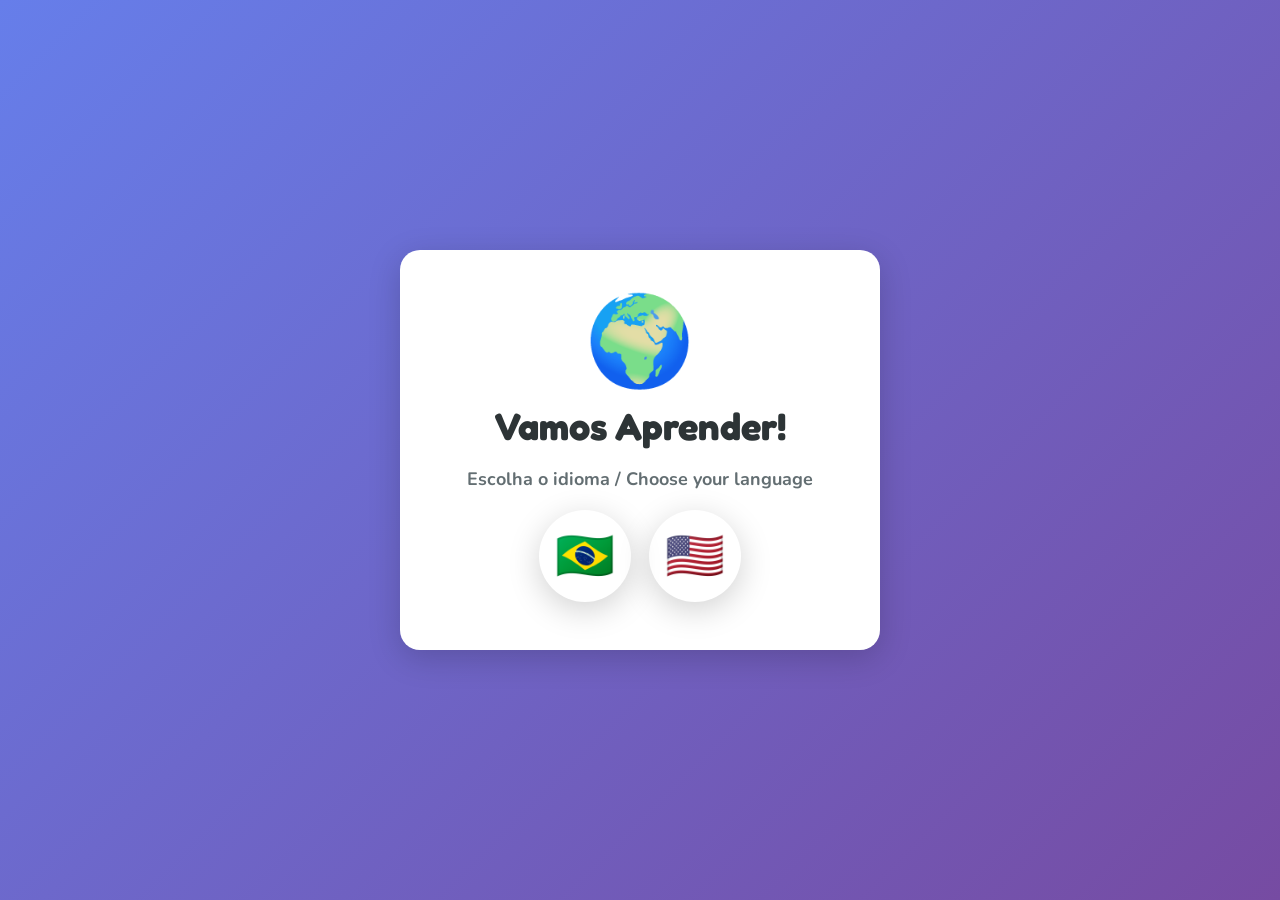
<file: index.html>
<!DOCTYPE html>
<html lang="pt-BR">
<head>
  <link rel="manifest" href="manifest.json">
  <meta charset="UTF-8">
  <meta name="viewport" content="width=device-width, initial-scale=1.0, user-scalable=no, viewport-fit=cover">
  <title>Vamos Aprender! 🦉</title>

  <!-- PWA / mobile -->
  <meta name="theme-color" content="#667eea">
  <meta name="mobile-web-app-capable" content="yes">
  <meta name="apple-mobile-web-app-capable" content="yes">
  <meta name="apple-mobile-web-app-status-bar-style" content="black-translucent">
  <meta name="apple-mobile-web-app-title" content="Vamos Aprender!">

  <!-- SEO / social -->
  <meta name="description" content="Jogo educativo de perguntas para crianças de 4 a 6 anos. Voz em português, flashcards com emoji e celebrações animadas.">

  <link rel="preconnect" href="https://fonts.googleapis.com">
  <link href="https://fonts.googleapis.com/css2?family=Fredoka+One&family=Nunito:wght@700;800;900&display=swap" rel="stylesheet">
  <link rel="stylesheet" href="css/style.css">
</head>
<body>

  <canvas id="confetti-canvas"></canvas>
  <div id="celebration-overlay"></div>

  <!-- Menu do livro: fixo, visível em qualquer tela -->
  <button id="btn-book" aria-label="Menu" data-i18n-aria="btnBookAria">📖</button>
  <div id="book-menu">
    <button id="menu-back"  data-i18n="menuBack">Voltar</button>
    <button id="menu-album" data-i18n="menuAlbum">Álbum</button>
    <button id="menu-map"   data-i18n="menuMap">Mapa</button>
    <button id="menu-home"  data-i18n="menuHome">Início</button>
    <button id="menu-exit"  data-i18n="menuExit">Sair</button>
  </div>

  <!-- Overlay de vídeo: entrega da moeda / revelação de badge -->
  <div id="video-overlay">
    <div id="video-overlay-stage">
      <video id="video-overlay-player" playsinline preload="auto"></video>
      <video id="video-overlay-player-2" playsinline preload="auto"></video>
    </div>
    <div id="video-overlay-fallback"></div>
    <div id="video-overlay-grain"></div>
    <div id="video-overlay-sweep"></div>
  </div>

  <!-- TELA 0: Idioma -->
  <div id="screen-language" class="screen active">
    <div class="screen-card">
      <div class="title-emoji">🌍</div>
      <h1 data-i18n="title">Vamos Aprender!</h1>
      <p class="subtitle" data-i18n="pickLanguage">Escolha o idioma / Choose your language</p>
      <div class="flag-row">
        <button id="btn-lang-pt" class="flag-btn" aria-label="Português (Brasil)">🇧🇷</button>
        <button id="btn-lang-en" class="flag-btn" aria-label="English (US)">🇺🇸</button>
      </div>
    </div>
  </div>

  <!-- TELA 1: Nome -->
  <div id="screen-name" class="screen">
    <div class="screen-card">
      <div class="title-emoji">🦄</div>
      <h1 data-i18n="title">Vamos Aprender!</h1>
      <p class="subtitle" data-i18n="nameSubtitle">Qual é o seu nome?</p>
      <input id="name-input" type="text" data-i18n-placeholder="namePlaceholder" placeholder="Digite seu nome..." maxlength="20" autocomplete="off" spellcheck="false">
      <button id="btn-start" class="btn-primary" data-i18n="btnStart" disabled>Começar! 🚀</button>
    </div>
  </div>

  <!-- TELA 2: Boas-vindas -->
  <div id="screen-welcome" class="screen">
    <div class="screen-card">
      <div class="title-emoji">🌟</div>
      <h1 id="welcome-msg">Olá!</h1>
      <p class="subtitle" data-i18n="welcomeSubtitle">Pronto para aprender coisas incríveis?</p>
      <div class="coin-balance">🪙 <span class="coin-count">0</span></div>
      <p class="album-hint" data-i18n="albumHint">A cada 3 moedas você ganha uma figurinha! Complete o álbum inteiro.</p>
      <div class="preview-stars">⭐⭐⭐</div>
      <button id="btn-play" class="btn-primary" data-i18n="btnPlay">Jogar! 🎮</button>
    </div>
  </div>

  <!-- TELA 3: Jogo -->
  <div id="screen-playing" class="screen">
    <div class="playing-layout">

      <div class="top-bar">
        <span id="q-progress">1 / 10</span>
        <span class="coin-balance">🪙 <span class="coin-count">0</span></span>
        <span id="q-score">✅ 0</span>
      </div>

      <div class="question-box">
        <button id="btn-repeat" data-i18n-aria="btnRepeatAria" aria-label="Repetir pergunta">🔊</button>
        <p id="question-text">...</p>
      </div>

      <div id="cards-grid">
        <button class="card" data-idx="0">
          <span class="card-emoji"></span>
          <img class="card-image" alt="" hidden>
          <span class="card-label"></span>
        </button>
        <button class="card" data-idx="1">
          <span class="card-emoji"></span>
          <img class="card-image" alt="" hidden>
          <span class="card-label"></span>
        </button>
        <button class="card" data-idx="2">
          <span class="card-emoji"></span>
          <img class="card-image" alt="" hidden>
          <span class="card-label"></span>
        </button>
        <button class="card" data-idx="3">
          <span class="card-emoji"></span>
          <img class="card-image" alt="" hidden>
          <span class="card-label"></span>
        </button>
      </div>

      <div id="feedback-text" class="feedback-text"></div>

      <div id="round-progress" class="round-progress" aria-hidden="true"></div>

    </div>
  </div>

  <!-- TELA 4: Resultado -->
  <div id="screen-results" class="screen">
    <div class="screen-card">
      <div id="result-stars" class="result-stars"></div>
      <h1 id="result-title"></h1>
      <p id="result-subtitle" class="subtitle"></p>
      <div class="coin-balance">🪙 <span class="coin-count">0</span></div>
      <button id="btn-map" class="btn-secondary" data-i18n="btnMap">Ver Mapa 🗺️</button>
      <button id="btn-replay" class="btn-primary" data-i18n="btnReplay">Jogar de novo! 🔄</button>
      <button id="btn-exit" class="btn-secondary" data-i18n="btnExit">Sair 👋</button>
    </div>
  </div>

  <!-- TELA 5: Álbum de figurinhas -->
  <div id="screen-album" class="screen">
    <div class="screen-card album-card">
      <div class="title-emoji">📖</div>
      <h1 data-i18n="albumTitle">Meu Álbum de Figurinhas</h1>
      <p class="subtitle" id="album-progress-text">0 / 7 selos</p>
      <div id="album-grid" class="album-grid"></div>
      <button id="btn-album-close" class="btn-secondary" data-i18n="btnClose">Fechar</button>
    </div>
  </div>

  <!-- TELA 6: Mapa de evolução -->
  <div id="screen-map" class="screen">
    <div class="screen-card map-card">
      <div class="title-emoji">🗺️</div>
      <h1 data-i18n="mapTitle">Mapa da Aventura</h1>
      <p class="subtitle" id="map-progress-text">0 / 7 fases</p>
      <div id="map-track" class="map-track"></div>
      <button id="btn-map-close" class="btn-secondary" data-i18n="btnClose">Fechar</button>
    </div>
  </div>

  <script src="js/questions.js"></script>
  <script src="js/questions.en.js"></script>
  <script src="js/i18n.js"></script>
  <script src="js/progress.js"></script>
  <script src="js/game.js"></script>
</body>
</html>
</file>
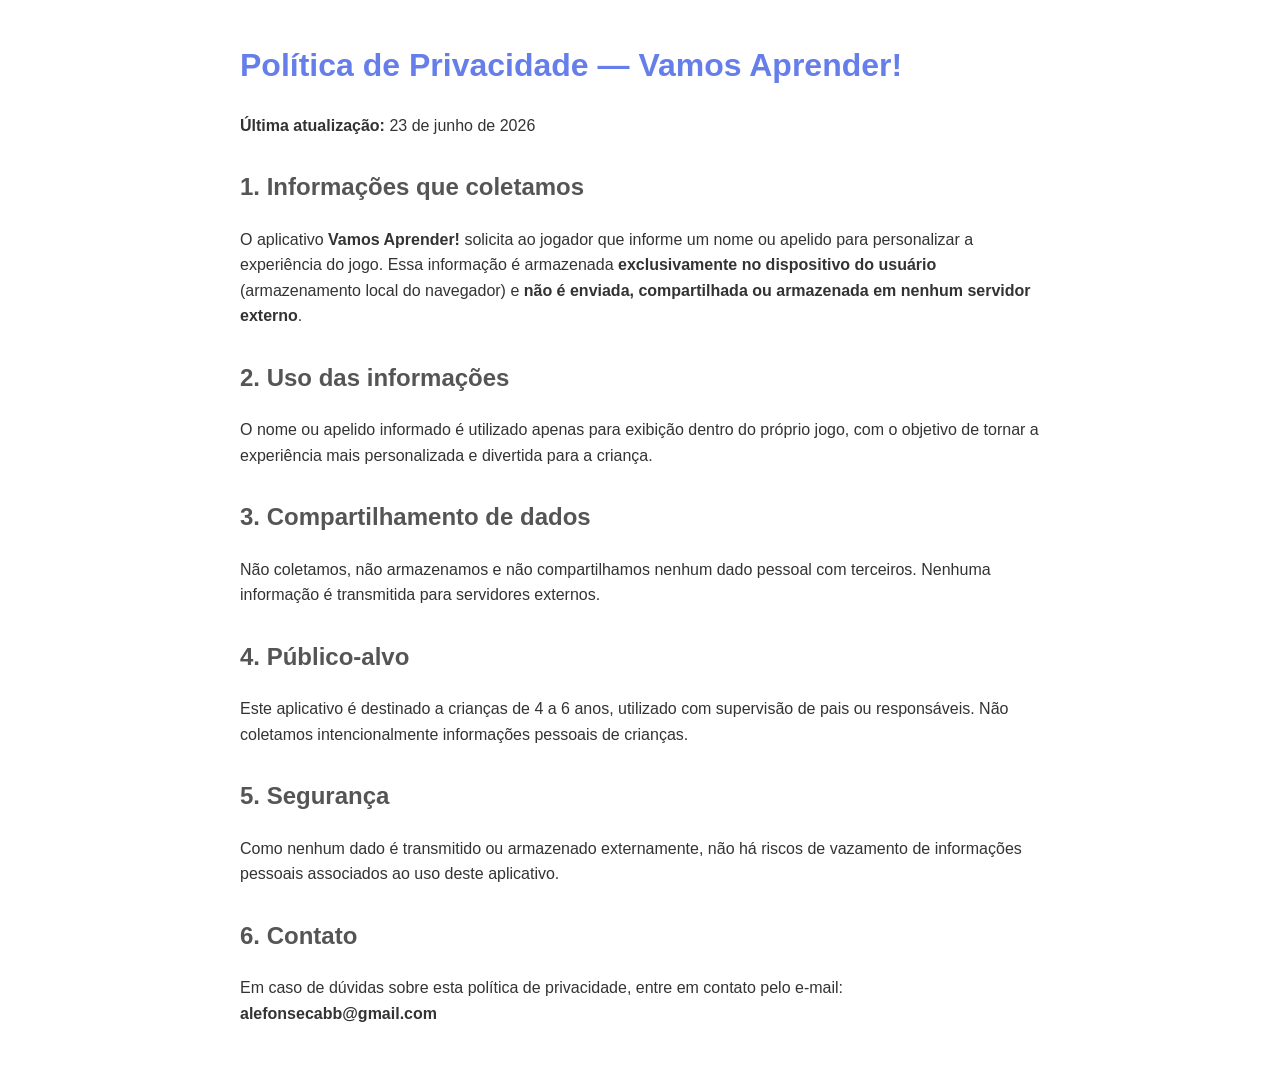
<file: privacy-policy.html>
<!DOCTYPE html>
<html lang="pt-BR">
<head>
  <meta charset="UTF-8">
  <meta name="viewport" content="width=device-width, initial-scale=1.0">
  <title>Política de Privacidade — Vamos Aprender!</title>
  <style>
    body { font-family: Arial, sans-serif; max-width: 800px; margin: 40px auto; padding: 0 20px; line-height: 1.6; color: #333; }
    h1 { color: #667eea; }
    h2 { color: #555; margin-top: 30px; }
  </style>
</head>
<body>
  <h1>Política de Privacidade — Vamos Aprender!</h1>
  <p><strong>Última atualização:</strong> 23 de junho de 2026</p>

  <h2>1. Informações que coletamos</h2>
  <p>O aplicativo <strong>Vamos Aprender!</strong> solicita ao jogador que informe um nome ou apelido para personalizar a experiência do jogo. Essa informação é armazenada <strong>exclusivamente no dispositivo do usuário</strong> (armazenamento local do navegador) e <strong>não é enviada, compartilhada ou armazenada em nenhum servidor externo</strong>.</p>

  <h2>2. Uso das informações</h2>
  <p>O nome ou apelido informado é utilizado apenas para exibição dentro do próprio jogo, com o objetivo de tornar a experiência mais personalizada e divertida para a criança.</p>

  <h2>3. Compartilhamento de dados</h2>
  <p>Não coletamos, não armazenamos e não compartilhamos nenhum dado pessoal com terceiros. Nenhuma informação é transmitida para servidores externos.</p>

  <h2>4. Público-alvo</h2>
  <p>Este aplicativo é destinado a crianças de 4 a 6 anos, utilizado com supervisão de pais ou responsáveis. Não coletamos intencionalmente informações pessoais de crianças.</p>

  <h2>5. Segurança</h2>
  <p>Como nenhum dado é transmitido ou armazenado externamente, não há riscos de vazamento de informações pessoais associados ao uso deste aplicativo.</p>

  <h2>6. Contato</h2>
  <p>Em caso de dúvidas sobre esta política de privacidade, entre em contato pelo e-mail: <strong>alefonsecabb@gmail.com</strong></p>
</body>
</html>
</file>
<file: css/style.css>
/* ===== RESET ===== */
*, *::before, *::after { box-sizing: border-box; margin: 0; padding: 0; }

/* ===== VARIABLES ===== */
:root {
  --bg-start: #667eea;
  --bg-end:   #764ba2;
  --card-bg:  #ffffff;
  --correct:  #51cf66;
  --wrong:    #ff6b6b;
  --text:     #2d3436;
  --subtle:   #636e72;
  --font-display: 'Fredoka One', cursive;
  --font-body:    'Nunito', sans-serif;
  --radius: 20px;
  --shadow: 0 8px 32px rgba(0, 0, 0, 0.18);
}

/* ===== BASE ===== */
html, body {
  height: 100%;
  /* iOS: ocupa área completa incluindo notch/home indicator */
  min-height: -webkit-fill-available;
  overflow: hidden;
  overscroll-behavior: none;           /* impede pull-to-refresh no Android/iOS */
  font-family: var(--font-body);
  background: linear-gradient(135deg, var(--bg-start) 0%, var(--bg-end) 100%);
  color: var(--text);
  -webkit-tap-highlight-color: transparent;
  -webkit-font-smoothing: antialiased;
  user-select: none;
}

/* ===== SCREENS ===== */
.screen {
  position: fixed;
  inset: 0;
  display: flex;
  align-items: center;
  justify-content: center;
  padding: 16px;
  opacity: 0;
  pointer-events: none;
  transition: opacity 0.35s ease;
  z-index: 10;
}
.screen.active {
  opacity: 1;
  pointer-events: all;
}

/* ===== SCREEN CARD (Nome, Boas-vindas, Resultado) ===== */
.screen-card {
  background: var(--card-bg);
  border-radius: var(--radius);
  box-shadow: var(--shadow);
  padding: clamp(24px, 6vw, 48px) clamp(20px, 5vw, 40px);
  max-width: 480px;
  width: 100%;
  text-align: center;
  display: flex;
  flex-direction: column;
  align-items: center;
  gap: 18px;
}

.title-emoji {
  font-size: clamp(56px, 15vmin, 88px);
  line-height: 1;
  animation: float 3s ease-in-out infinite;
}

h1 {
  font-family: var(--font-display);
  font-size: clamp(24px, 6vw, 38px);
  color: var(--text);
  line-height: 1.2;
}

.subtitle {
  font-size: clamp(14px, 3.5vw, 18px);
  color: var(--subtle);
  font-weight: 700;
  line-height: 1.4;
}

.preview-stars {
  font-size: clamp(32px, 8vw, 48px);
  letter-spacing: 8px;
}

.album-hint {
  display: inline-flex;
  align-items: center;
  gap: 8px;
  font-size: clamp(13px, 3.2vw, 16px);
  color: #6c3ce0;
  background: #f1e9ff;
  border: 2px solid #dcc8ff;
  border-radius: 50px;
  padding: 8px 18px;
  font-weight: 800;
  line-height: 1.3;
  max-width: 320px;
  text-align: center;
}
.album-hint::before {
  content: '🪙';
  font-size: 1.2em;
  flex-shrink: 0;
}

/* ===== INPUT ===== */
#name-input {
  width: 100%;
  padding: 14px 20px;
  border: 3px solid #dfe6e9;
  border-radius: 14px;
  font-family: var(--font-body);
  font-size: clamp(18px, 4vw, 22px);
  font-weight: 800;
  text-align: center;
  outline: none;
  color: var(--text);
  transition: border-color 0.2s, box-shadow 0.2s;
}
#name-input:focus {
  border-color: var(--bg-start);
  box-shadow: 0 0 0 3px rgba(102, 126, 234, 0.2);
}

/* ===== PRIMARY BUTTON ===== */
.btn-primary {
  background: linear-gradient(135deg, #ff6b6b, #ee5a24);
  color: #fff;
  border: none;
  border-radius: 50px;
  padding: clamp(14px, 3vw, 18px) clamp(32px, 8vw, 48px);
  font-family: var(--font-display);
  font-size: clamp(18px, 4.5vw, 24px);
  cursor: pointer;
  box-shadow: 0 4px 18px rgba(255, 107, 107, 0.45);
  transition: transform 0.15s, box-shadow 0.15s, opacity 0.2s;
  width: 100%;
  max-width: 320px;
  touch-action: manipulation;          /* elimina delay de 300 ms no toque */
}
.btn-primary:hover:not(:disabled) {
  transform: translateY(-2px);
  box-shadow: 0 7px 22px rgba(255, 107, 107, 0.55);
}
.btn-primary:active:not(:disabled) {
  transform: translateY(1px);
  box-shadow: 0 2px 10px rgba(255, 107, 107, 0.35);
}
.btn-primary:disabled {
  opacity: 0.38;
  cursor: not-allowed;
}

/* ===== SECONDARY BUTTON ===== */
.btn-secondary {
  background: transparent;
  color: var(--subtle);
  border: 2px solid #dfe6e9;
  border-radius: 50px;
  padding: clamp(10px, 2.5vw, 14px) clamp(24px, 6vw, 36px);
  font-family: var(--font-display);
  font-size: clamp(16px, 4vw, 20px);
  cursor: pointer;
  width: 100%;
  max-width: 320px;
  touch-action: manipulation;
  transition: transform 0.15s, background 0.15s;
}
.btn-secondary:hover  { background: #f0f0f0; }
.btn-secondary:active { transform: translateY(1px); }

/* ===== PLAYING LAYOUT ===== */
.playing-layout {
  width: 100%;
  max-width: 620px;
  height: 100%;
  display: flex;
  flex-direction: column;
  gap: 10px;
  padding: 10px;
  padding-bottom: calc(10px + env(safe-area-inset-bottom, 0px));
}

/* ===== TOP BAR ===== */
.top-bar {
  display: flex;
  justify-content: space-between;
  align-items: center;
  background: rgba(255, 255, 255, 0.22);
  backdrop-filter: blur(4px);
  border-radius: 14px;
  padding: 10px 20px;
  color: #fff;
  font-weight: 900;
  font-size: clamp(14px, 3vw, 18px);
  flex-shrink: 0;
}
/* Reserva espaço para não colidir com o botão fixo do menu (#btn-book) */
#screen-playing .top-bar {
  padding-left: calc(46px + env(safe-area-inset-left, 0px));
}

/* ===== QUESTION BOX ===== */
.question-box {
  background: rgba(255, 255, 255, 0.95);
  border-radius: var(--radius);
  box-shadow: var(--shadow);
  padding: 16px 20px;
  display: flex;
  align-items: center;
  gap: 12px;
  flex-shrink: 0;
}

#btn-repeat {
  font-size: 28px;
  background: none;
  border: none;
  cursor: pointer;
  width: 50px;
  height: 50px;
  border-radius: 50%;
  display: flex;
  align-items: center;
  justify-content: center;
  transition: background 0.15s, transform 0.15s;
  flex-shrink: 0;
}
#btn-repeat:hover  { background: #f0f0f0; }
#btn-repeat:active { transform: scale(0.88); }

.flag-row {
  display: flex;
  gap: 18px;
  justify-content: center;
}
.flag-btn {
  font-size: clamp(36px, 9vw, 48px);
  background: none;
  border: 3px solid transparent;
  cursor: pointer;
  width: clamp(72px, 18vw, 92px);
  height: clamp(72px, 18vw, 92px);
  border-radius: 50%;
  display: flex;
  align-items: center;
  justify-content: center;
  transition: background 0.15s, transform 0.15s, border-color 0.2s;
  box-shadow: var(--shadow);
}
.flag-btn:hover     { background: #f0f0f0; transform: translateY(-2px); }
.flag-btn:active    { transform: scale(0.92); }
.flag-btn.selected  { border-color: var(--bg-start); }

#question-text {
  font-family: var(--font-body);
  font-size: clamp(15px, 3.5vw, 21px);
  font-weight: 800;
  color: var(--text);
  line-height: 1.45;
  flex: 1;
}

/* ===== CARDS GRID ===== */
#cards-grid {
  display: grid;
  grid-template-columns: 1fr 1fr;
  gap: 10px;
  flex: 1;
  min-height: 0;
}

.card {
  background: var(--card-bg);
  border: 3px solid transparent;
  border-radius: var(--radius);
  box-shadow: 0 4px 16px rgba(0, 0, 0, 0.12);
  cursor: pointer;
  display: flex;
  flex-direction: column;
  align-items: center;
  justify-content: center;
  gap: 6px;
  padding: 10px 8px;
  transition: transform 0.15s, box-shadow 0.15s, border-color 0.2s, background 0.2s;
  min-height: 0;
  overflow: hidden;
  touch-action: manipulation;          /* elimina delay de 300 ms no toque */
}
.card:hover:not(.disabled) {
  transform: translateY(-3px) scale(1.02);
  box-shadow: 0 8px 24px rgba(0, 0, 0, 0.18);
}
.card:active:not(.disabled) {
  transform: scale(0.96);
}

.card-emoji {
  font-size: clamp(38px, 11vmin, 72px);
  line-height: 1;
  display: block;
}

.card-image {
  width: clamp(48px, 16vmin, 96px);
  height: clamp(48px, 16vmin, 96px);
  object-fit: contain;
  display: block;
}
.card-image[hidden] {
  display: none;
}
.card-label {
  font-family: var(--font-body);
  font-weight: 900;
  font-size: clamp(13px, 3.2vw, 19px);
  color: var(--text);
  text-align: center;
  line-height: 1.2;
}

/* Card states */
.card.correct {
  background: #ebfbee;
  border-color: var(--correct);
  animation: correct-pop 0.45s ease;
}
.card.wrong {
  animation: shake 0.48s ease;
}
.card.reveal {
  background: #ebfbee;
  border-color: var(--correct);
}
.card.disabled {
  opacity: 0.45;
  cursor: default;
  pointer-events: none;
}
.card.speaking {
  transform: scale(1.06);
  border-color: var(--bg-start);
  box-shadow: 0 0 0 4px rgba(102, 126, 234, 0.35), 0 8px 24px rgba(0, 0, 0, 0.18);
  animation: speak-pulse 0.9s ease-in-out infinite;
}

/* ===== FEEDBACK TEXT ===== */
.feedback-text {
  text-align: center;
  font-family: var(--font-display);
  font-size: clamp(15px, 4vw, 22px);
  color: #fff;
  min-height: 30px;
  text-shadow: 0 2px 6px rgba(0, 0, 0, 0.25);
  flex-shrink: 0;
}

/* ===== TRILHA DE PROGRESSO DA RODADA ===== */
.round-progress {
  display: flex;
  justify-content: center;
  align-items: center;
  flex-wrap: wrap;
  gap: 8px;
  flex-shrink: 0;
  padding-bottom: env(safe-area-inset-bottom, 0px);
}
.round-progress-dot {
  width: 10px;
  height: 10px;
  border-radius: 50%;
  background: rgba(255, 255, 255, 0.35);
  transition: transform 0.2s, background 0.2s;
}
.round-progress-dot.done { background: var(--correct); }
.round-progress-dot.current {
  background: #fff;
  animation: dot-pulse 1.2s ease-in-out infinite;
}

/* ===== RESULTS ===== */
.result-stars {
  font-size: clamp(44px, 12vmin, 72px);
  letter-spacing: 6px;
  animation: float 2s ease-in-out infinite;
}
#result-title {
  font-family: var(--font-display);
  font-size: clamp(22px, 5.5vw, 36px);
  color: var(--text);
  line-height: 1.25;
}

/* ===== SALDO DE MOEDAS ===== */
.coin-balance {
  display: inline-flex;
  align-items: center;
  gap: 6px;
  font-family: var(--font-display);
  font-size: clamp(14px, 3.2vw, 18px);
  color: #a9720c;
  background: #fff6dd;
  border-radius: 50px;
  padding: 6px 16px;
}
.top-bar .coin-balance {
  color: #fff;
  background: rgba(255, 255, 255, 0.22);
  font-size: clamp(13px, 3vw, 16px);
  padding: 6px 12px;
}

/* ===== MENU DO LIVRO ===== */
#btn-book {
  position: fixed;
  top: calc(12px + env(safe-area-inset-top, 0px));
  left: 12px;
  z-index: 200;
  width: 46px;
  height: 46px;
  border-radius: 50%;
  border: none;
  background: rgba(255, 255, 255, 0.92);
  font-size: 24px;
  cursor: pointer;
  box-shadow: var(--shadow);
  display: flex;
  align-items: center;
  justify-content: center;
  transition: transform 0.15s;
}
#btn-book:active { transform: scale(0.9); }

#book-menu {
  position: fixed;
  top: calc(64px + env(safe-area-inset-top, 0px));
  left: 12px;
  z-index: 200;
  background: var(--card-bg);
  border-radius: 16px;
  box-shadow: var(--shadow);
  padding: 8px;
  display: flex;
  flex-direction: column;
  gap: 4px;
  min-width: 160px;
  opacity: 0;
  pointer-events: none;
  transform: translateY(-8px);
  transition: opacity 0.2s, transform 0.2s;
}
#book-menu.open {
  opacity: 1;
  pointer-events: all;
  transform: translateY(0);
}
#book-menu button {
  background: none;
  border: none;
  border-radius: 10px;
  text-align: left;
  padding: 10px 12px;
  font-family: var(--font-body);
  font-weight: 800;
  font-size: 15px;
  color: var(--text);
  cursor: pointer;
  touch-action: manipulation;
}
#book-menu button:hover { background: #f0f0f0; }
#book-menu button.disabled {
  opacity: 0.4;
  pointer-events: none;
}

/* ===== ÁLBUM DE FIGURINHAS ===== */
.album-card {
  max-width: 680px;
  max-height: 85vh;
}
.album-grid {
  display: grid;
  grid-template-columns: repeat(auto-fill, minmax(72px, 1fr));
  gap: 10px;
  width: 100%;
  overflow-y: auto;
  padding: 4px;
}
.album-slot {
  aspect-ratio: 1;
  border-radius: 14px;
  display: flex;
  flex-direction: column;
  align-items: center;
  justify-content: center;
  gap: 2px;
  background: var(--card-bg);
  box-shadow: 0 4px 16px rgba(0, 0, 0, 0.12);
}
.album-slot-emoji {
  font-size: clamp(20px, 5.5vmin, 32px);
  line-height: 1;
}
.album-slot-label {
  font-family: var(--font-body);
  font-weight: 800;
  font-size: 9px;
  color: var(--text);
  text-align: center;
  line-height: 1.15;
  padding: 0 4px;
}
.album-slot.locked {
  opacity: 0.4;
  filter: grayscale(1);
}
.album-slot.locked .album-slot-label { color: var(--subtle); }

/* ===== MAPA DE EVOLUÇÃO ===== */
.map-card {
  max-width: 920px;
  max-height: 92vh;
  position: relative;
  overflow: hidden;
  border: 6px solid #fff;
  /* Fundo com cara de mapa de aventura: "terreno" verde-areia com dois
     realces suaves de luz, em vez do branco chapado de screen-card. */
  background:
    radial-gradient(circle at 12% 18%, rgba(255, 255, 255, 0.4) 0%, transparent 42%),
    radial-gradient(circle at 88% 82%, rgba(255, 255, 255, 0.28) 0%, transparent 38%),
    linear-gradient(160deg, #8fd3a8 0%, #cfe8a9 35%, #f4e4b8 65%, #e8c988 100%);
}
.map-card::before {
  content: '🧭';
  position: absolute;
  top: 14px;
  right: 18px;
  font-size: clamp(28px, 6vw, 40px);
  opacity: 0.55;
  transform: rotate(-8deg);
  pointer-events: none;
}
.map-card h1,
.map-card .subtitle {
  background: rgba(255, 255, 255, 0.65);
  border-radius: 12px;
  padding: 2px 16px;
}
.map-track {
  display: flex;
  align-items: center;
  width: 100%;
  overflow-x: auto;
  scroll-snap-type: x proximity;
  padding: 42px 16px;
}
.map-stage {
  position: relative;
  flex: 0 0 auto;
  width: clamp(84px, 22vw, 116px);
  height: clamp(84px, 22vw, 116px);
  border-radius: 50%;
  background: var(--card-bg);
  border: 4px solid #fff;
  box-shadow: 0 6px 18px rgba(0, 0, 0, 0.18);
  display: flex;
  flex-direction: column;
  align-items: center;
  justify-content: center;
  gap: 3px;
  scroll-snap-align: center;
}
.map-stage.stage-up   { transform: translateY(-24px); }
.map-stage.stage-down { transform: translateY(24px); }
.map-stage-num {
  position: absolute;
  top: -8px;
  left: -8px;
  background: var(--bg-start);
  color: #fff;
  font-size: 12px;
  font-weight: 900;
  border-radius: 50%;
  width: 26px;
  height: 26px;
  display: flex;
  align-items: center;
  justify-content: center;
  border: 2px solid #fff;
}
.map-stage-emoji { font-size: clamp(30px, 8vw, 42px); line-height: 1; }
.map-stage-label {
  font-family: var(--font-body);
  font-weight: 800;
  font-size: 10px;
  color: var(--text);
  text-align: center;
  line-height: 1.15;
  max-width: 84px;
  padding: 0 4px;
}
.map-stage-check { position: absolute; bottom: -4px; right: -4px; font-size: 18px; }
.map-stage.locked { opacity: 0.45; filter: grayscale(1); }
.map-stage.locked .map-stage-label { color: var(--subtle); }
.map-stage.current {
  box-shadow: 0 0 0 5px rgba(255, 255, 255, 0.7), 0 6px 24px rgba(0, 0, 0, 0.22);
  animation: dot-pulse 1.4s ease-in-out infinite;
}
.map-connector {
  flex: 0 0 44px;
  height: 4px;
  border-top: 4px dashed rgba(169, 114, 12, 0.55);
}

/* ===== OVERLAY DE VÍDEO (moeda / badge) ===== */
#video-overlay {
  position: fixed;
  inset: 0;
  z-index: 150;
  display: flex;
  align-items: center;
  justify-content: center;
  background: rgba(0, 0, 0, 0.55);
  opacity: 0;
  pointer-events: none;
  transition: opacity 0.25s;
}
#video-overlay.active {
  opacity: 1;
  pointer-events: all;
}
#video-overlay-stage {
  position: relative;
  display: grid;
}
#video-overlay-player,
#video-overlay-player-2 {
  grid-area: 1 / 1;
  max-width: 90vw;
  max-height: 80vh;
  border-radius: var(--radius);
  box-shadow: var(--shadow);
}
/* Camada do selo nunca é exibida — existe só pra JS (showResults) esquentar
   o cache do navegador com o vídeo do selo antes da hora de tocá-lo (no
   player principal, via transitionToBadge). */
#video-overlay-player-2 {
  display: none;
  pointer-events: none;
}
#video-overlay-fallback {
  display: none;
  align-items: center;
  justify-content: center;
  font-size: clamp(80px, 22vmin, 180px);
}

/* Dissolve suave no fim da revelação (vídeo ou fallback) — evita o corte
   seco antes de fechar o overlay e voltar para a tela de resultado. */
#video-overlay-player.fading,
#video-overlay-player-2.fading,
#video-overlay-fallback.fading {
  transition: opacity 0.65s ease, filter 0.65s ease;
  opacity: 0;
  filter: blur(4px) brightness(1.2);
}

#video-overlay-grain {
  position: absolute;
  inset: 0;
  pointer-events: none;
  opacity: 0;
  mix-blend-mode: overlay;
  background-image: url("data:image/svg+xml;utf8,<svg xmlns='http://www.w3.org/2000/svg'><filter id='n'><feTurbulence type='fractalNoise' baseFrequency='0.85' numOctaves='2' stitchTiles='stitch'/></filter><rect width='100%25' height='100%25' filter='url(%23n)'/></svg>");
  transition: opacity 0.65s ease;
}
#video-overlay-grain.active {
  opacity: 0.4;
}

/* Sweep de luz dourada usado na transição entre o vídeo da moeda e o vídeo
   do selo — cobre a troca de src por baixo, sem precisar fechar/reabrir o
   overlay (o que deixaria a tela de resultado piscar no meio). */
#video-overlay-sweep {
  position: absolute;
  inset: 0;
  pointer-events: none;
  z-index: 5;
  opacity: 0;
  background: linear-gradient(100deg,
    transparent 30%,
    rgba(255, 255, 255, 0.85) 47%,
    rgba(255, 215, 120, 0.95) 52%,
    transparent 70%);
  mix-blend-mode: screen;
  transform: translateX(-120%);
}
#video-overlay-sweep.active {
  animation: sweep-across 0.6s cubic-bezier(0.4, 0, 0.2, 1);
}

/* ===== CONFETTI CANVAS ===== */
#confetti-canvas {
  position: fixed;
  inset: 0;
  pointer-events: none;
  z-index: 100;
  opacity: 0;
  transition: opacity 0.25s;
}
#confetti-canvas.active {
  opacity: 1;
}

/* ===== CELEBRATION OVERLAY ===== */
#celebration-overlay {
  position: fixed;
  inset: 0;
  pointer-events: none;
  z-index: 99;
  display: flex;
  align-items: center;
  justify-content: center;
  font-size: clamp(80px, 22vmin, 180px);
  opacity: 0;
  transition: opacity 0.25s;
}
#celebration-overlay.active {
  opacity: 1;
  animation: pop-in 0.45s ease;
}

/* ===== KEYFRAMES ===== */
@keyframes shake {
  0%, 100% { transform: translateX(0) rotate(0); }
  15%       { transform: translateX(-9px) rotate(-2deg); }
  30%       { transform: translateX(9px) rotate(2deg); }
  45%       { transform: translateX(-7px); }
  60%       { transform: translateX(7px); }
  75%       { transform: translateX(-4px); }
  90%       { transform: translateX(4px); }
}

@keyframes correct-pop {
  0%   { transform: scale(1); }
  40%  { transform: scale(1.1); }
  100% { transform: scale(1); }
}

@keyframes pop-in {
  0%   { transform: scale(0.2) rotate(-15deg); opacity: 0; }
  60%  { transform: scale(1.15) rotate(5deg); }
  100% { transform: scale(1) rotate(0); opacity: 1; }
}

/* Entrada suave do vídeo de recompensa — sem o giro/bounce do pop-in
   (ótimo pra emoji, mas fica estranho sobre um vídeo de verdade). */
@keyframes video-pop-in {
  0%   { transform: scale(0.94); opacity: 0; }
  100% { transform: scale(1); opacity: 1; }
}

@keyframes float {
  0%, 100% { transform: translateY(0); }
  50%       { transform: translateY(-8px); }
}

@keyframes rainbow-spin {
  0%   { filter: hue-rotate(0deg); }
  100% { filter: hue-rotate(360deg); }
}

@keyframes speak-pulse {
  0%, 100% { transform: scale(1.06); }
  50%      { transform: scale(1.1); }
}

@keyframes dot-pulse {
  0%, 100% { transform: scale(1); }
  50%      { transform: scale(1.3); }
}

@keyframes sweep-across {
  0%   { transform: translateX(-120%); opacity: 0; }
  15%  { opacity: 1; }
  85%  { opacity: 1; }
  100% { transform: translateX(120%); opacity: 0; }
}

/* ===== RESPONSIVE ===== */
@media (max-height: 580px) {
  .screen-card { gap: 12px; padding: 18px 16px; }
  .playing-layout { gap: 6px; padding: 6px; padding-bottom: calc(6px + env(safe-area-inset-bottom, 0px)); }
  .question-box { padding: 10px 14px; }
  .card { padding: 6px; gap: 4px; }
  #cards-grid { gap: 6px; }
  .top-bar { padding: 8px 14px; }
  .album-card { max-height: 92vh; }
  .map-card { max-height: 92vh; }
  .album-grid { grid-template-columns: repeat(auto-fill, minmax(60px, 1fr)); }
}

@media (max-width: 360px) {
  .screen-card { padding: 20px 14px; gap: 14px; }
  .card-label { font-size: 13px; }
  .album-grid { grid-template-columns: repeat(auto-fill, minmax(60px, 1fr)); }
  #book-menu { min-width: 140px; }
  .map-stage { width: 78px; height: 78px; }
  .map-stage.stage-up   { transform: translateY(-16px); }
  .map-stage.stage-down { transform: translateY(16px); }
}

/* Landscape on small phones */
@media (orientation: landscape) and (max-height: 450px) {
  .playing-layout {
    display: grid;
    grid-template-columns: 1fr 1fr;
    grid-template-rows: auto 1fr auto;
    gap: 6px;
    padding: 6px;
  }
  .top-bar     { grid-column: 1 / -1; }
  .question-box { grid-column: 1; grid-row: 2; }
  #cards-grid  { grid-column: 2; grid-row: 2; }
  .feedback-text { grid-column: 1 / -1; }
  .round-progress { display: none; } /* espaço vertical escasso demais nesse modo */
  .card-emoji { font-size: 28px; }
  .card-image { width: 28px; height: 28px; }
}
</file>
